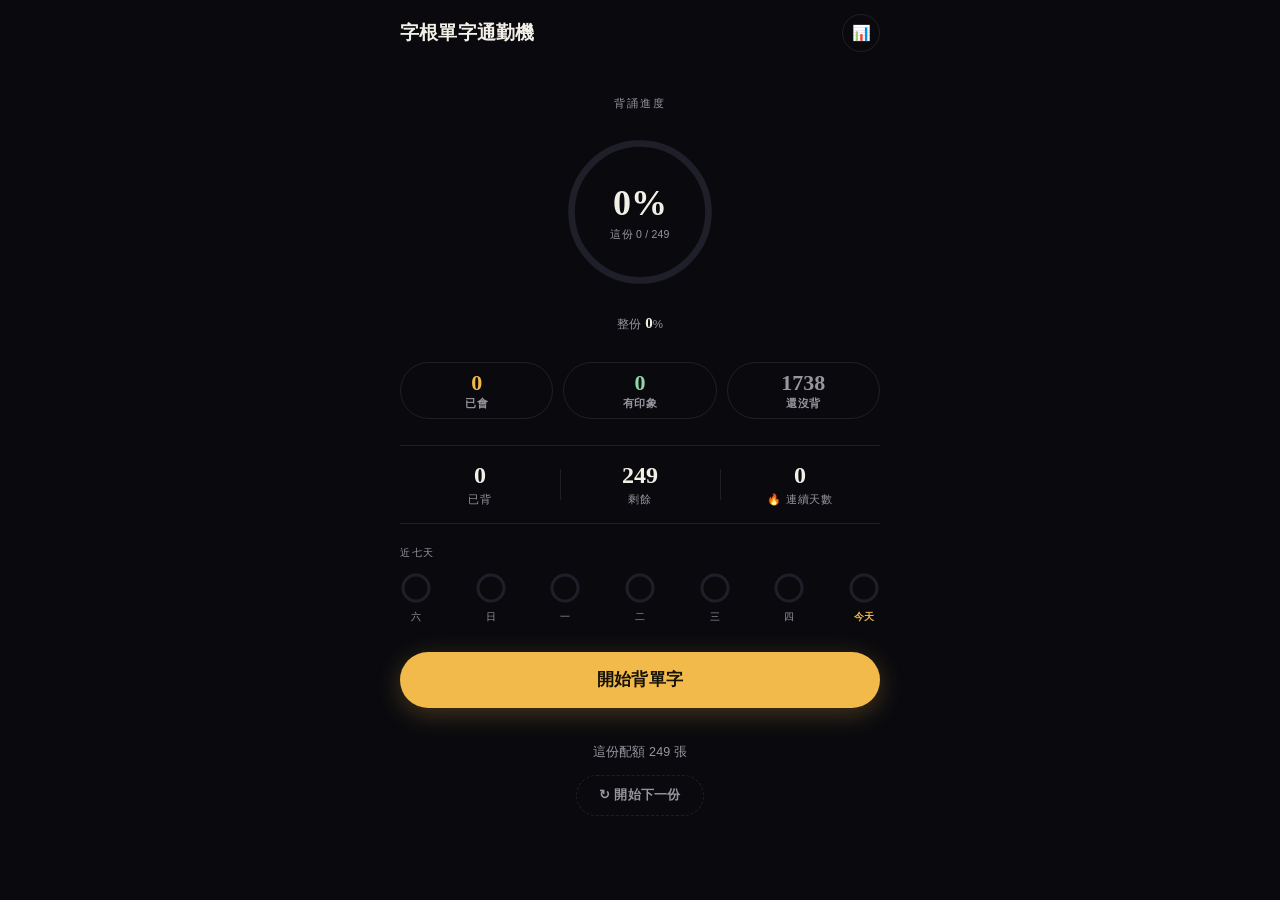
<file: index.html>
<!DOCTYPE html>
<html lang="zh-Hant">
<head>
<meta charset="UTF-8">
<meta name="viewport" content="width=device-width, initial-scale=1, viewport-fit=cover, maximum-scale=1">
<meta name="theme-color" content="#0f1115">
<title>字根單字通勤機</title>
<link rel="manifest" href="manifest.json">
<link rel="icon" href="icon-192.png">
<link rel="apple-touch-icon" href="apple-touch-icon.png">
<meta name="apple-mobile-web-app-capable" content="yes">
<meta name="apple-mobile-web-app-status-bar-style" content="black-translucent">
<meta name="apple-mobile-web-app-title" content="單字通勤機">
<link rel="stylesheet" href="style.css">
</head>
<body>

<div id="app">

  <!-- HOME -->
  <section id="view-home" class="view active">
    <header class="topbar">
      <div class="brand">字根單字通勤機</div>
      <button id="btn-stats" class="icon-btn" title="統計">📊</button>
    </header>

    <div class="home-hero">
      <div class="hero-label">背誦進度</div>
      <div class="progress-ring-wrap">
        <svg viewBox="0 0 120 120" class="progress-ring">
          <circle cx="60" cy="60" r="52" class="ring-bg"/>
          <circle cx="60" cy="60" r="52" class="ring-fg" id="ring-fg"/>
        </svg>
        <div class="ring-label">
          <div id="ring-pct">0%</div>
          <div class="ring-small" id="ring-count">這份 0 / 0</div>
        </div>
      </div>
      <div class="home-breakdown" id="home-breakdown"></div>
    </div>

    <div class="tier-row">
      <div class="tier-chip known"><span id="home-count-known">0</span><label>已會</label></div>
      <div class="tier-chip impress"><span id="home-count-impress">0</span><label>有印象</label></div>
      <div class="tier-chip new"><span id="home-count-new">0</span><label>還沒背</label></div>
    </div>

    <div class="stat-row">
      <div class="stat-chip"><span id="stat-due">0</span><label>已背</label></div>
      <div class="stat-chip"><span id="stat-new">0</span><label>剩餘</label></div>
      <div class="stat-chip"><span id="stat-streak">0</span><label>🔥 連續天數</label></div>
    </div>

    <div class="week-section">
      <div class="week-label">近七天</div>
      <div class="week-row" id="week-strip"></div>
    </div>

    <button id="btn-start-session" class="cta-btn">開始背單字</button>

    <div class="home-foot">
      <div class="home-quota-note" id="home-quota-note">—</div>
      <button id="btn-new-day" class="ghost-btn">↻ 開始下一份</button>
    </div>
  </section>

  <!-- FLASHCARD SESSION -->
  <section id="view-session" class="view">
    <header class="topbar">
      <button id="btn-exit-session" class="icon-btn">✕</button>
      <div class="session-progress-mid">
        <div class="session-progress-bar"><div id="session-progress-fill"></div></div>
        <div class="session-progress-label">
          <span id="session-progress-count">0 / 0</span>
          <span id="session-progress-pct">0%</span>
        </div>
      </div>
      <button id="btn-session-settings" class="icon-btn" title="設定" aria-label="設定">
        <svg viewBox="0 0 24 24" width="15" height="15" fill="none" stroke="currentColor" stroke-width="2" stroke-linecap="round"><path d="M3.5 7h11M3.5 12h6M3.5 17h13"/><circle cx="18" cy="7" r="2.3"/><circle cx="13" cy="12" r="2.3"/><circle cx="20.5" cy="17" r="2.3"/></svg>
      </button>
    </header>

    <div id="session-panel" class="session-panel" hidden>
      <div class="sp-head">卡片</div>
      <div class="sp-row"><span class="sp-label">翻卡先看背面</span>
        <button id="panel-flip" class="switch" role="switch" aria-checked="false"><span class="switch-knob"></span></button></div>
      <div class="sp-divider"></div>
      <div class="sp-head">要出現的分類</div>
      <div class="sp-row"><span class="sp-label">還沒背</span>
        <button id="panel-show-new" class="switch" role="switch" aria-checked="true"><span class="switch-knob"></span></button></div>
      <div class="sp-row"><span class="sp-label">🤔 有印象</span>
        <button id="panel-show-impress" class="switch" role="switch" aria-checked="true"><span class="switch-knob"></span></button></div>
      <div class="sp-row"><span class="sp-label">✓ 已會</span>
        <button id="panel-show-known" class="switch" role="switch" aria-checked="false"><span class="switch-knob"></span></button></div>
    </div>

    <div class="card-stage">
      <div id="card-swiper">
      <div id="flashcard" class="flashcard">
        <div class="card-face card-front">
          <div class="tier-badge"></div>
          <div class="card-word" id="card-word"></div>
          <div class="card-front-example" id="card-front-example"></div>
          <div class="card-hint">點卡片看解答 · 上滑看下一個</div>
        </div>
        <div class="card-face card-back">
          <div class="tier-badge"></div>
          <div class="card-back-inner">
            <div class="card-word-row">
              <span class="card-word-small" id="card-word-back"></span>
              <button id="btn-speak" class="speak-mini" title="發音" aria-label="發音">
                <svg viewBox="0 0 24 24" aria-hidden="true"><path d="M4 9.5h3.2L12 5.2v13.6L7.2 14.5H4z"/><path d="M15.6 8.8a4.4 4.4 0 0 1 0 6.4M18.2 6.2a8 8 0 0 1 0 11.6"/></svg>
              </button>
            </div>
            <div class="card-root-back" id="card-root-back"></div>
            <div class="card-hook" id="card-mnemonic"></div>
            <div class="card-zh" id="card-zh"></div>
            <div class="card-section" id="card-example-wrap">
              <div class="card-label">例句</div>
              <div id="card-example" class="card-example"></div>
            </div>
            <div class="card-section" id="card-syn-wrap">
              <div class="card-label">同義詞</div>
              <div id="card-syn" class="card-syn"></div>
            </div>
          </div>
        </div>
      </div>
      </div>
      <div class="action-stack">
        <button id="btn-impress" class="action-btn" title="有印象,但不確定會不會忘">
          <span class="action-circle">
            <svg viewBox="0 0 24 24" aria-hidden="true"><path d="M7 4.5h9a1 1 0 0 1 1 1V20l-5.5-4-5.5 4V5.5a1 1 0 0 1 1-1z"/></svg>
          </span>
          <span class="action-label">有印象</span>
        </button>
        <button id="btn-archive" class="action-btn" title="已經會了">
          <span class="action-circle">
            <svg viewBox="0 0 24 24" aria-hidden="true"><path d="M5 12.5l4.5 4.5L19 7"/></svg>
          </span>
          <span class="action-label">已會</span>
        </button>
      </div>
    </div>
  </section>

  <!-- SESSION COMPLETE -->
  <section id="view-done" class="view">
    <div class="done-stage">
      <div class="done-emoji" id="done-emoji">🎉</div>
      <div class="done-title" id="done-title">今天的份量完成了！</div>
      <div class="done-stats" id="done-stats"></div>
      <button id="btn-done-next" class="cta-btn" style="display:none">開始下一份</button>
      <button id="btn-done-home" class="secondary-btn" style="max-width:200px">回首頁</button>
    </div>
  </section>

  <!-- STATS -->
  <section id="view-stats" class="view">
    <header class="topbar">
      <button id="btn-exit-stats" class="icon-btn">✕</button>
      <div class="brand">統計</div>
      <div style="width:32px"></div>
    </header>
    <div class="stats-body">
      <div class="stats-grid" id="stats-grid"></div>

      <h3>單字卡要出現哪幾類</h3>
      <p class="stats-note">關掉的那一類背卡時不會出現，進度條的分母也只算開著的字。隨時可以再打開，分類不會消失。</p>
      <div class="setting-row">
        <div class="setting-text">
          <div class="setting-title">還沒背 <span class="tier-count" id="count-new">0</span></div>
          <div class="setting-sub">完全還沒記起來的字</div>
        </div>
        <button id="toggle-show-new" class="switch" role="switch" aria-checked="true"><span class="switch-knob"></span></button>
      </div>
      <div class="setting-row">
        <div class="setting-text">
          <div class="setting-title">🤔 有印象 <span class="tier-count" id="count-impress">0</span></div>
          <div class="setting-sub">短期記得，但不確定會不會忘</div>
        </div>
        <button id="toggle-show-impress" class="switch" role="switch" aria-checked="true"><span class="switch-knob"></span></button>
      </div>
      <div class="setting-row">
        <div class="setting-text">
          <div class="setting-title">✓ 已會 <span class="tier-count" id="count-known">0</span></div>
          <div class="setting-sub">已經穩了，平常不用再看</div>
        </div>
        <button id="toggle-show-known" class="switch" role="switch" aria-checked="false"><span class="switch-knob"></span></button>
      </div>

      <h3>單字搜尋・改分類</h3>
      <p class="stats-note">打單字、中文意思或字根都可以找。點右邊的標籤改分類。</p>
      <input type="search" id="word-search" class="sync-input" placeholder="搜尋單字 / 中文 / 字根" style="width:100%;margin:10px 0 12px;">
      <div class="tier-filter" id="tier-filter">
        <button class="tier-chip active" data-tier="all">全部</button>
        <button class="tier-chip" data-tier="3">還沒背</button>
        <button class="tier-chip" data-tier="2">🤔 有印象</button>
        <button class="tier-chip" data-tier="1">✓ 已會</button>
      </div>
      <div id="search-list" class="archived-list"></div>

      <h3>偏好設定</h3>
      <div class="setting-row">
        <div class="setting-text">
          <div class="setting-title">卡片預設看背面</div>
          <div class="setting-sub">開啟後翻卡直接看到中文/定義，不用先點正面</div>
        </div>
        <button id="toggle-default-flip" class="switch" role="switch" aria-checked="false"><span class="switch-knob"></span></button>
      </div>
      <div class="setting-row">
        <div class="setting-text">
          <div class="setting-title">隨機順序</div>
          <div class="setting-sub">複習輪建議開啟：打亂出卡順序，避免靠「上一張是什麼」的位置記憶</div>
        </div>
        <button id="toggle-shuffle" class="switch" role="switch" aria-checked="false"><span class="switch-knob"></span></button>
      </div>
      <h3>跨裝置同步</h3>
      <p class="stats-note" id="sync-status">尚未連接。連接後手機和電腦會自動同步同一份進度。</p>
      <div id="sync-connect-box">
        <p class="stats-note">
          用你的 GitHub 帳號建立一個私人 Gist 當作同步空間：
          <a href="https://github.com/settings/tokens/new?description=LilyGRE%20Vocab%20Sync&scopes=gist" target="_blank" rel="noopener">點此建立權限僅限「gist」的 Token</a>，
          複製後貼在下面。
        </p>
        <div class="backup-row">
          <input type="password" id="sync-token-input" placeholder="貼上 GitHub Token（ghp_ 開頭）" class="sync-input">
          <button id="btn-sync-connect" class="secondary-btn">連接</button>
        </div>
      </div>
      <div id="sync-connected-box" style="display:none">
        <div class="backup-row">
          <button id="btn-sync-now" class="secondary-btn">🔄 立即同步</button>
          <button id="btn-sync-disconnect" class="secondary-btn">中斷連接</button>
        </div>
      </div>

      <h3>資料備份</h3>
      <p class="stats-note">沒連同步的話，進度只存在這個瀏覽器裡，換裝置前記得匯出備份。</p>
      <div class="backup-row">
        <button id="btn-export" class="secondary-btn">⬇️ 匯出進度</button>
        <button id="btn-import" class="secondary-btn">⬆️ 匯入進度</button>
        <input type="file" id="import-file" accept="application/json" hidden>
      </div>
      <button id="btn-reset" class="danger-btn">重置背誦進度（已會／有印象的分類不受影響）</button>
      <button id="btn-undo-reset" class="secondary-btn" style="display:none;margin-top:10px;">↩️ 復原上次重置</button>
    </div>
  </section>

</div>

<script src="data.js"></script>
<script src="app.js"></script>
<script>
if ('serviceWorker' in navigator) {
  window.addEventListener('load', () => {
    navigator.serviceWorker.register('sw.js').then((reg) => {
      // 每次開啟/回到前景都主動問一次「有沒有新版」,不要只靠瀏覽器自己的排程
      reg.update();
      document.addEventListener('visibilitychange', () => {
        if (document.visibilityState === 'visible') reg.update();
      });
    });
  });
  // 新的 service worker 一接管,代表已經有新版本了 —— 直接重新整理一次,
  // 讓使用者不用自己搞懂快取問題,永遠自動拿到最新版。
  let refreshedForNewSW = false;
  navigator.serviceWorker.addEventListener('controllerchange', () => {
    if (refreshedForNewSW) return;
    refreshedForNewSW = true;
    window.location.reload();
  });
}
</script>
</body>
</html>
</file>
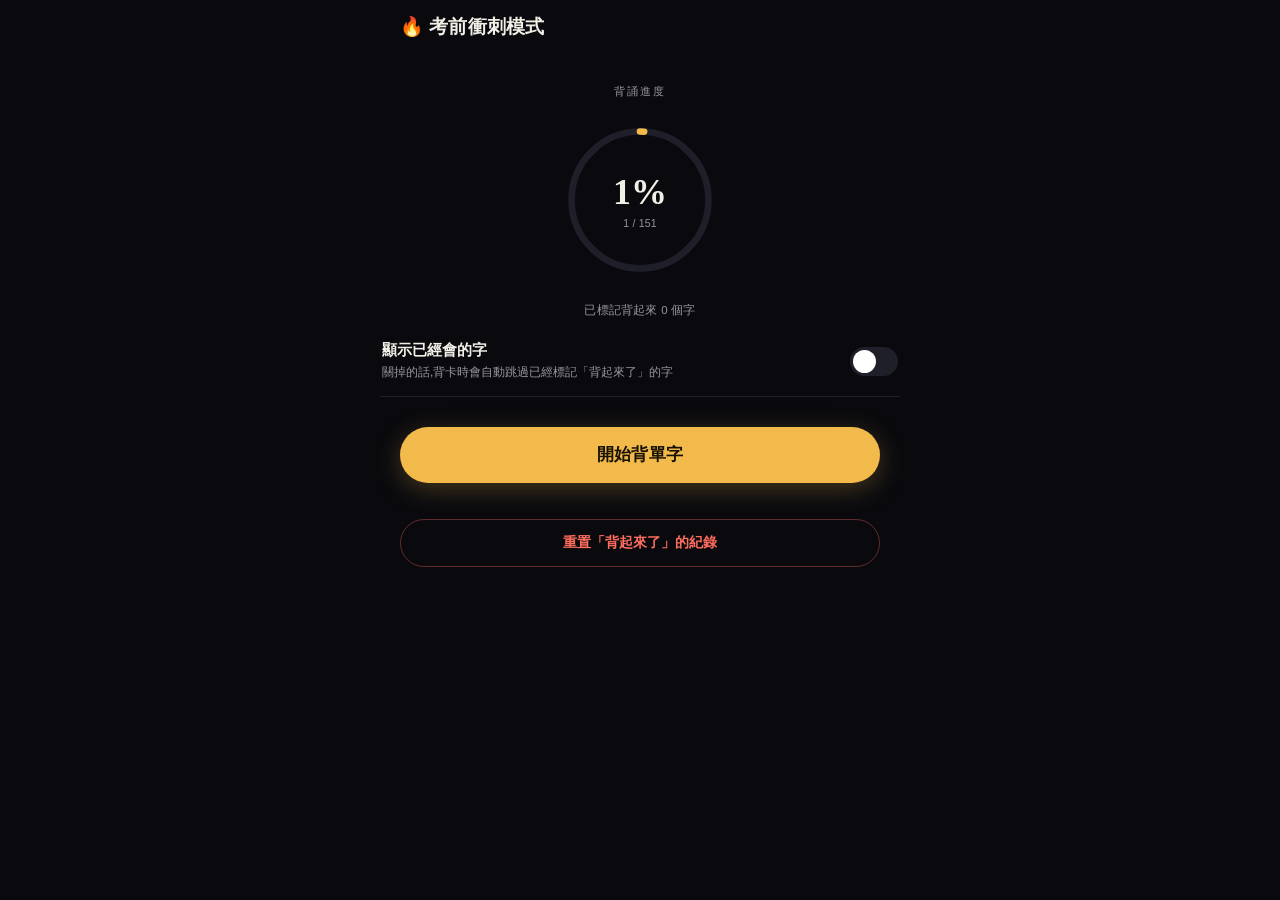
<file: cram/index.html>
<!DOCTYPE html>
<html lang="zh-Hant">
<head>
<meta charset="UTF-8">
<meta name="viewport" content="width=device-width, initial-scale=1, viewport-fit=cover, maximum-scale=1">
<meta name="theme-color" content="#0f1115">
<title>考前衝刺｜字根單字通勤機</title>
<link rel="manifest" href="manifest.json">
<link rel="icon" href="icon-192.png">
<link rel="apple-touch-icon" href="apple-touch-icon.png">
<meta name="apple-mobile-web-app-capable" content="yes">
<meta name="apple-mobile-web-app-status-bar-style" content="black-translucent">
<meta name="apple-mobile-web-app-title" content="考前衝刺">
<link rel="stylesheet" href="style.css">
</head>
<body>

<div id="app">

  <!-- HOME -->
  <section id="view-home" class="view active">
    <header class="topbar">
      <div class="brand">🔥 考前衝刺模式</div>
      <div style="width:32px"></div>
    </header>

    <div class="home-hero">
      <div class="hero-label">背誦進度</div>
      <div class="progress-ring-wrap">
        <svg viewBox="0 0 120 120" class="progress-ring">
          <circle cx="60" cy="60" r="52" class="ring-bg"/>
          <circle cx="60" cy="60" r="52" class="ring-fg" id="ring-fg"/>
        </svg>
        <div class="ring-label">
          <div id="ring-pct">0%</div>
          <div class="ring-small" id="ring-count">0 / 0</div>
        </div>
      </div>
      <div class="home-breakdown" id="home-note"></div>
    </div>

    <div class="setting-row">
      <div class="setting-text">
        <div class="setting-title">顯示已經會的字</div>
        <div class="setting-sub">關掉的話,背卡時會自動跳過已經標記「背起來了」的字</div>
      </div>
      <button id="toggle-show-known" class="switch" role="switch" aria-checked="false"><span class="switch-knob"></span></button>
    </div>

    <button id="btn-start-session" class="cta-btn">開始背單字</button>

    <div class="home-foot">
      <button id="btn-reset" class="danger-btn">重置「背起來了」的紀錄</button>
    </div>
  </section>

  <!-- FLASHCARD SESSION -->
  <section id="view-session" class="view">
    <header class="topbar">
      <button id="btn-exit-session" class="icon-btn">✕</button>
      <div class="session-progress-mid">
        <div class="session-progress-bar"><div id="session-progress-fill"></div></div>
        <div class="session-progress-label">
          <span id="session-progress-count">0 / 0</span>
        </div>
      </div>
      <button id="btn-session-settings" class="icon-btn" title="設定" aria-label="設定">
        <svg viewBox="0 0 24 24" width="15" height="15" fill="none" stroke="currentColor" stroke-width="2" stroke-linecap="round"><path d="M3.5 7h11M3.5 12h6M3.5 17h13"/><circle cx="18" cy="7" r="2.3"/><circle cx="13" cy="12" r="2.3"/><circle cx="20.5" cy="17" r="2.3"/></svg>
      </button>
    </header>

    <div id="session-panel" class="session-panel" hidden>
      <div class="sp-head">卡片</div>
      <div class="sp-row"><span class="sp-label">顯示已經會的字</span>
        <button id="panel-show-known" class="switch" role="switch" aria-checked="false"><span class="switch-knob"></span></button></div>
    </div>

    <div class="card-stage">
      <div id="card-swiper">
      <div id="flashcard" class="flashcard">
        <div class="card-face card-front">
          <div class="card-word" id="card-word"></div>
          <div class="card-front-example" id="card-front-example"></div>
          <div class="card-hint">點卡片看解答 · 上滑看下一個</div>
        </div>
        <div class="card-face card-back">
          <div class="card-back-inner">
            <div class="card-word-row">
              <span class="card-word-small" id="card-word-back"></span>
              <button id="btn-speak" class="speak-mini" title="發音" aria-label="發音">
                <svg viewBox="0 0 24 24" aria-hidden="true"><path d="M4 9.5h3.2L12 5.2v13.6L7.2 14.5H4z"/><path d="M15.6 8.8a4.4 4.4 0 0 1 0 6.4M18.2 6.2a8 8 0 0 1 0 11.6"/></svg>
              </button>
            </div>
            <div class="card-root-back" id="card-root-back"></div>
            <div class="card-hook" id="card-mnemonic"></div>
            <div class="card-zh" id="card-zh"></div>
            <div class="card-section" id="card-example-wrap">
              <div class="card-label">例句</div>
              <div id="card-example" class="card-example"></div>
            </div>
            <div class="card-section" id="card-syn-wrap">
              <div class="card-label">同義詞</div>
              <div id="card-syn" class="card-syn"></div>
            </div>
          </div>
        </div>
      </div>
      </div>
      <div class="action-stack">
        <button id="btn-memorized" class="action-btn" title="背起來了">
          <span class="action-circle">
            <svg viewBox="0 0 24 24" aria-hidden="true"><path d="M5 12.5l4.5 4.5L19 7"/></svg>
          </span>
          <span class="action-label">背起來了</span>
        </button>
      </div>
    </div>
  </section>

  <!-- SESSION COMPLETE -->
  <section id="view-done" class="view">
    <div class="done-stage">
      <div class="done-emoji" id="done-emoji">🎉</div>
      <div class="done-title" id="done-title">全部背起來了！</div>
      <div class="done-stats" id="done-stats"></div>
      <button id="btn-done-next" class="cta-btn">↻ 從頭再背一輪</button>
      <button id="btn-done-home" class="secondary-btn" style="max-width:200px">回首頁</button>
    </div>
  </section>

</div>

<script src="data.js"></script>
<script src="app.js"></script>
<script>
if ('serviceWorker' in navigator) {
  window.addEventListener('load', () => {
    navigator.serviceWorker.register('sw.js').then((reg) => {
      reg.update();
      document.addEventListener('visibilitychange', () => {
        if (document.visibilityState === 'visible') reg.update();
      });
    });
  });
  let refreshedForNewSW = false;
  navigator.serviceWorker.addEventListener('controllerchange', () => {
    if (refreshedForNewSW) return;
    refreshedForNewSW = true;
    window.location.reload();
  });
}
</script>
</body>
</html>
</file>
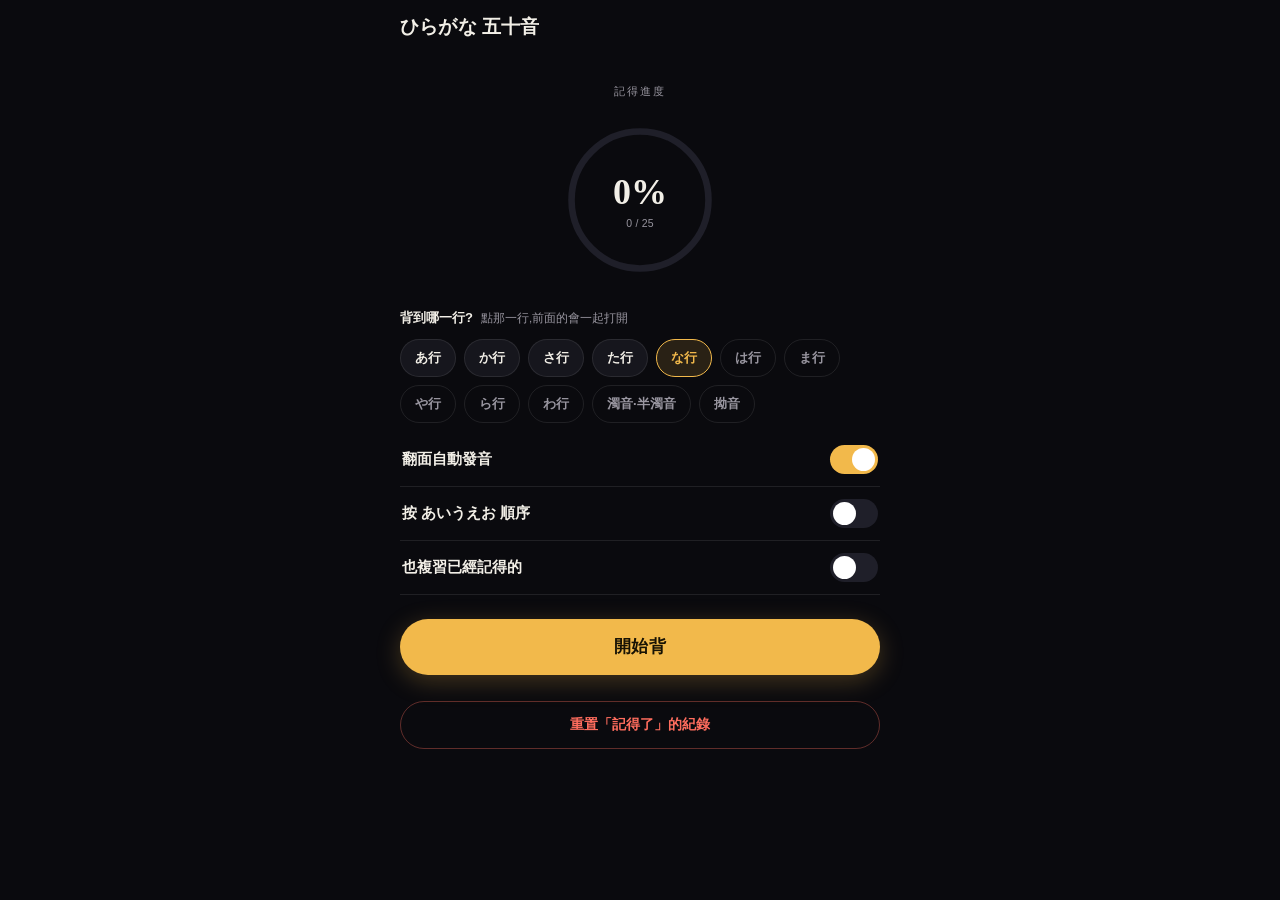
<file: kana/index.html>
<!DOCTYPE html>
<html lang="zh-Hant">
<head>
<meta charset="UTF-8">
<meta name="viewport" content="width=device-width, initial-scale=1, viewport-fit=cover, maximum-scale=1">
<meta name="theme-color" content="#0f1115">
<title>ひらがな 五十音</title>
<link rel="manifest" href="manifest.json">
<link rel="icon" href="icon-192.png">
<link rel="apple-touch-icon" href="apple-touch-icon.png">
<meta name="apple-mobile-web-app-capable" content="yes">
<meta name="apple-mobile-web-app-status-bar-style" content="black-translucent">
<meta name="apple-mobile-web-app-title" content="ひらがな">
<link rel="stylesheet" href="style.css">
</head>
<body>

<div id="app">

  <!-- HOME -->
  <section id="view-home" class="view active">
    <header class="topbar">
      <div class="brand">ひらがな 五十音</div>
      <div style="width:32px"></div>
    </header>

    <div class="home-hero">
      <div class="hero-label">記得進度</div>
      <div class="progress-ring-wrap">
        <svg viewBox="0 0 120 120" class="progress-ring">
          <circle cx="60" cy="60" r="52" class="ring-bg"/>
          <circle cx="60" cy="60" r="52" class="ring-fg" id="ring-fg"/>
        </svg>
        <div class="ring-label">
          <div id="ring-pct">0%</div>
          <div class="ring-small" id="ring-count">0 / 0</div>
        </div>
      </div>
    </div>

    <div class="row-section">
      <div class="row-title">背到哪一行?<span>點那一行,前面的會一起打開</span></div>
      <div class="row-chips" id="row-chips"></div>
    </div>

    <div class="setting-block">
      <div class="setting-row">
        <div class="setting-text"><div class="setting-title">翻面自動發音</div></div>
        <button id="toggle-speak" class="switch" role="switch" aria-checked="true"><span class="switch-knob"></span></button>
      </div>
      <div class="setting-row">
        <div class="setting-text"><div class="setting-title">按 あいうえお 順序</div></div>
        <button id="toggle-ordered" class="switch" role="switch" aria-checked="false"><span class="switch-knob"></span></button>
      </div>
      <div class="setting-row">
        <div class="setting-text"><div class="setting-title">也複習已經記得的</div></div>
        <button id="toggle-review" class="switch" role="switch" aria-checked="false"><span class="switch-knob"></span></button>
      </div>
    </div>

    <button id="btn-start-session" class="cta-btn">開始背</button>

    <div class="home-foot">
      <button id="btn-reset" class="danger-btn">重置「記得了」的紀錄</button>
    </div>
  </section>

  <!-- FLASHCARD SESSION -->
  <section id="view-session" class="view">
    <header class="topbar">
      <button id="btn-exit-session" class="icon-btn">✕</button>
      <div class="session-progress-mid">
        <div class="session-progress-bar"><div id="session-progress-fill"></div></div>
        <div class="session-progress-label">
          <span id="session-progress-count">0 / 0</span>
        </div>
      </div>
      <div style="width:32px"></div>
    </header>

    <div class="card-stage">
      <div id="card-swiper">
      <div id="flashcard" class="flashcard kcard">
        <div class="kface">
          <div class="k-kana kana" id="card-word"></div>
          <div class="k-answer" id="card-answer">
            <div class="k-romaji" id="card-romaji"></div>
            <button id="btn-speak" class="k-speak" title="發音" aria-label="發音">
              <svg viewBox="0 0 24 24" aria-hidden="true"><path d="M4 9.5h3.2L12 5.2v13.6L7.2 14.5H4z"/><path d="M15.6 8.8a4.4 4.4 0 0 1 0 6.4M18.2 6.2a8 8 0 0 1 0 11.6"/></svg>
            </button>
            <div class="k-ex" id="card-example-wrap"><span class="kana" id="card-ex-word"></span><span id="card-ex-sub"></span></div>
          </div>
          <div class="k-hint" id="card-hint">點一下看答案</div>
        </div>
      </div>
      </div>
      <div class="action-stack">
        <button id="btn-memorized" class="action-btn" title="記得了">
          <span class="action-circle">
            <svg viewBox="0 0 24 24" aria-hidden="true"><path d="M5 12.5l4.5 4.5L19 7"/></svg>
          </span>
          <span class="action-label">記得了</span>
        </button>
      </div>
    </div>
  </section>

  <!-- DONE -->
  <section id="view-done" class="view">
    <div class="done-stage">
      <div class="done-emoji" id="done-emoji">🎉</div>
      <div class="done-title" id="done-title"></div>
      <div class="done-stats" id="done-stats"></div>
      <button id="btn-done-next" class="cta-btn">↻ 再來一輪</button>
      <button id="btn-done-home" class="secondary-btn" style="max-width:200px">回首頁</button>
    </div>
  </section>

</div>

<script src="data.js"></script>
<script src="app.js"></script>
<script>
if ('serviceWorker' in navigator) {
  window.addEventListener('load', () => {
    navigator.serviceWorker.register('sw.js').then((reg) => {
      reg.update();
      document.addEventListener('visibilitychange', () => {
        if (document.visibilityState === 'visible') reg.update();
      });
    });
  });
  let refreshedForNewSW = false;
  navigator.serviceWorker.addEventListener('controllerchange', () => {
    if (refreshedForNewSW) return;
    refreshedForNewSW = true;
    window.location.reload();
  });
}
</script>
</body>
</html>
</file>
<file: style.css>
/* ============================================================
   單字通勤機 — Editorial Dark 設計
   全螢幕滿版、襯線大字、暖金單一主色、極簡層次
   ============================================================ */
:root{
  --bg:#0a0a0e;
  --surface:#16161d;
  --surface2:#1f1f29;
  --hairline:rgba(255,255,255,.09);
  --ink:#f2efe7;
  --ink-dim:#98959f;
  --gold:#f2b94b;
  --gold-deep:#d99a26;
  --gold-soft:rgba(242,185,75,.13);
  --sage:#8fd6a8;
  --coral:#ff6d5e;
  --danger:#ff6d5e;
  --serif:ui-serif,"New York",Georgia,"Songti TC",serif;
  --sans:-apple-system,BlinkMacSystemFont,"PingFang TC","Helvetica Neue",Arial,sans-serif;
  --safe-top:env(safe-area-inset-top,0px);
  --safe-bottom:env(safe-area-inset-bottom,0px);
}
*{box-sizing:border-box;-webkit-tap-highlight-color:transparent;}
html,body{
  margin:0;padding:0;height:100%;
  background:var(--bg);
  color:var(--ink);
  font-family:var(--sans);
  overscroll-behavior:none;
  user-select:none;
}
#app{max-width:520px;margin:0 auto;min-height:100vh;display:flex;flex-direction:column;}

.view{display:none;flex-direction:column;flex:1;min-height:100vh;padding-bottom:calc(14px + var(--safe-bottom));}
.view.active{display:flex;}

/* ---------- 通用 ---------- */
.topbar{
  display:flex;align-items:center;justify-content:space-between;
  padding:calc(14px + var(--safe-top)) 20px 10px;
  gap:12px;
}
.brand{font-family:var(--serif);font-weight:700;font-size:19px;letter-spacing:.01em;}
.icon-btn{
  background:none;border:1px solid var(--hairline);color:var(--ink);
  width:38px;height:38px;border-radius:50%;font-size:15px;
  display:flex;align-items:center;justify-content:center;cursor:pointer;flex-shrink:0;
}
.icon-btn:active{background:var(--surface2);transform:scale(.92);}
.icon-btn svg{display:block;}

/* ---------- 首頁 ---------- */
.home-hero{display:flex;flex-direction:column;align-items:center;padding:34px 24px 8px;text-align:center;}
.hero-label{font-size:11px;color:var(--ink-dim);letter-spacing:.18em;text-transform:uppercase;margin-bottom:22px;}

.progress-ring-wrap{position:relative;width:158px;height:158px;}
.progress-ring{width:158px;height:158px;transform:rotate(-90deg);}
.ring-bg{fill:none;stroke:var(--surface2);stroke-width:5;}
.ring-fg{fill:none;stroke-width:5;stroke-linecap:round;stroke:var(--gold);
  stroke-dasharray:326.7256;stroke-dashoffset:326.7256;transition:stroke-dashoffset .6s cubic-bezier(.2,.8,.3,1);}
.ring-label{position:absolute;inset:0;display:flex;flex-direction:column;align-items:center;justify-content:center;}
#ring-pct{font-family:var(--serif);font-size:36px;font-weight:700;}
.ring-small{font-size:10.5px;color:var(--ink-dim);margin-top:4px;letter-spacing:.02em;font-variant-numeric:tabular-nums;}

.home-breakdown{
  display:flex;flex-wrap:wrap;justify-content:center;gap:8px 16px;
  margin-top:24px;font-size:11.5px;color:var(--ink-dim);letter-spacing:.02em;
}
.home-breakdown span{white-space:nowrap;}
.home-breakdown b{font-family:var(--serif);font-size:15px;font-weight:700;color:var(--ink);margin-left:4px;}

/* 三分類各有幾個字,即時更新 */
.tier-row{display:flex;gap:10px;padding:22px 20px 0;}
.tier-chip{
  flex:1;text-align:center;padding:14px 6px;border-radius:16px;
  background:var(--surface);border:1px solid var(--hairline);
}
.tier-chip span{display:block;font-family:var(--serif);font-size:22px;font-weight:700;}
.tier-chip label{font-size:10.5px;color:var(--ink-dim);letter-spacing:.03em;}
.tier-chip.known span{color:var(--gold);}
.tier-chip.impress span{color:var(--sage);}

.home-foot{padding:24px 20px 10px;text-align:center;}
.home-quota-note{font-size:12.5px;color:var(--ink-dim);margin-bottom:14px;letter-spacing:.01em;}

.stat-row{
  display:flex;margin:26px 20px 4px;padding:16px 0;
  border-top:1px solid var(--hairline);border-bottom:1px solid var(--hairline);
}
.stat-chip{flex:1;text-align:center;position:relative;}
.stat-chip + .stat-chip::before{
  content:'';position:absolute;left:0;top:15%;bottom:15%;width:1px;background:var(--hairline);
}
.stat-chip span{display:block;font-family:var(--serif);font-size:24px;font-weight:700;}
.stat-chip label{font-size:11px;color:var(--ink-dim);letter-spacing:.06em;}

/* 近七天:每天一個小圈,達標打勾、沒達標就畫出完成了幾分之幾的弧 */
.week-section{padding:18px 20px 4px;}
.week-label{font-size:10px;color:var(--ink-dim);letter-spacing:.16em;text-transform:uppercase;margin-bottom:12px;}
.week-row{display:flex;justify-content:space-between;}
.week-day{display:flex;flex-direction:column;align-items:center;gap:7px;}
.week-ring-wrap{position:relative;width:32px;height:32px;}
.week-ring{width:32px;height:32px;transform:rotate(-90deg);}
.week-ring-bg{fill:none;stroke:var(--surface2);stroke-width:3;}
.week-ring-fg{
  fill:none;stroke:var(--gold);stroke-width:3;stroke-linecap:round;
  stroke-dasharray:81.68;transition:stroke-dashoffset .4s cubic-bezier(.2,.8,.3,1);
}
.week-check{
  position:absolute;inset:0;margin:auto;width:16px;height:16px;
  fill:none;stroke:var(--gold);stroke-width:2.6;stroke-linecap:round;stroke-linejoin:round;
}
.week-day-label{font-size:9.5px;color:var(--ink-dim);letter-spacing:.02em;}
.week-day.today .week-day-label{color:var(--gold);font-weight:700;}

.cta-btn{
  margin:24px 20px 12px;padding:17px;border:none;border-radius:999px;
  background:var(--gold);
  color:#171204;font-size:16.5px;font-weight:800;letter-spacing:.02em;cursor:pointer;
  box-shadow:0 6px 24px rgba(242,185,75,.25);
}
.cta-btn:active{transform:scale(.98);background:var(--gold-deep);}

.secondary-btn{
  flex:1;padding:13px 8px;border-radius:999px;border:1px solid var(--hairline);
  background:none;color:var(--ink);font-size:13.5px;font-weight:600;cursor:pointer;
}
.secondary-btn:active{background:var(--surface2);}

.ghost-btn{
  display:inline-block;padding:11px 22px;
  background:none;border:1px dashed var(--hairline);border-radius:999px;
  color:var(--ink-dim);font-size:12.5px;font-weight:600;letter-spacing:.02em;cursor:pointer;
}
.ghost-btn:active{background:var(--surface);color:var(--ink);}

/* ---------- 學習畫面(全螢幕滿版) ---------- */
.session-progress-mid{flex:1;display:flex;flex-direction:column;gap:6px;}
.session-progress-bar{width:100%;height:3px;background:var(--surface2);border-radius:2px;overflow:hidden;}
#session-progress-fill{height:100%;width:0;background:var(--gold);border-radius:2px;transition:width .4s cubic-bezier(.2,.8,.3,1);}
.session-progress-label{display:flex;justify-content:space-between;font-size:11px;font-weight:700;color:var(--ink-dim);letter-spacing:.08em;}
#session-progress-pct{color:var(--gold);}

/* 背卡頁右上角設定面板 */
.session-panel{
  position:absolute;z-index:30;
  top:calc(10px + var(--safe-top) + 40px);right:14px;width:238px;
  padding:6px 15px 12px;
  background:var(--surface2);border:1px solid var(--hairline);border-radius:16px;
  box-shadow:0 18px 44px rgba(0,0,0,.55);
}
.session-panel .sp-head{
  font-size:9.5px;color:var(--ink-dim);letter-spacing:.16em;text-transform:uppercase;
  font-weight:700;margin:11px 0 1px;
}
.session-panel .sp-row{
  display:flex;align-items:center;justify-content:space-between;gap:12px;padding:9px 0;
}
.session-panel .sp-label{font-size:13.5px;font-weight:600;}
.session-panel .sp-divider{height:1px;background:var(--hairline);margin:5px 0;}
.session-panel .switch{width:42px;height:25px;}
.session-panel .switch-knob{width:19px;height:19px;}
.session-panel .switch[aria-checked="true"] .switch-knob{transform:translateX(17px);}

.card-stage{flex:1;display:flex;align-items:stretch;justify-content:center;padding:0;overflow:hidden;position:relative;}
#card-swiper{
  flex:1;display:flex;align-items:stretch;justify-content:center;perspective:1600px;
  will-change:transform,opacity;
}
.flashcard{
  width:100%;min-height:0;position:relative;
  transform-style:preserve-3d;transition:transform .5s cubic-bezier(.4,.2,.2,1);
  cursor:pointer;
}
.flashcard.flipped{transform:rotateY(180deg);}
.card-face{
  position:absolute;inset:0;padding:28px 26px;
  -webkit-backface-visibility:hidden;backface-visibility:hidden;display:flex;flex-direction:column;
  background:var(--bg);
}

/* 正面:單字 + 一句英文例句(先自己回想) */
.card-front{align-items:center;justify-content:center;text-align:center;padding:28px 30px;}
.card-word{
  font-family:var(--serif);font-size:52px;font-weight:700;
  line-height:1.08;letter-spacing:-.015em;overflow-wrap:anywhere;max-width:100%;
}
/* 例句要跟單字對齊置中,左右留一樣的邊(右邊不能為了閃按鈕多推,會歪) */
.card-front-example{
  margin:24px auto 0;max-width:330px;
  font-size:15.5px;line-height:1.75;color:#b0aca4;
  letter-spacing:.005em;text-wrap:balance;
}
.ex-target{
  color:var(--ink);font-weight:600;text-decoration:none;
  border-bottom:1.5px solid var(--gold);padding-bottom:1px;
}
/* 提示文字擺在操作鈕上方,兩個都置中,不會疊在一起 */
.card-hint{position:absolute;bottom:112px;left:0;right:0;color:var(--ink-dim);font-size:11px;opacity:.65;letter-spacing:.05em;}

/* 分類標籤:卡片左上角一個純色小長條,一眼看出這張卡現在是哪一類,
   「還沒背」不顯示(維持乾淨)。故意不放文字 —— 背面翻過去時 iOS Safari
   的 backface-visibility 有時會透出一點鏡像殘影,純色色塊鏡像看起來
   還是同一塊顏色,文字鏡像就會變成看得出來的反字,很明顯很醜。 */
.tier-badge{
  position:absolute;top:28px;left:26px;z-index:2;
  width:26px;height:6px;border-radius:3px;
  display:none;background:transparent;
}
#flashcard.tier-impress .tier-badge{display:block;background:var(--sage);}
#flashcard.tier-known .tier-badge{display:block;background:var(--gold);}

/* 背面:條目排版 */
.card-back{transform:rotateY(180deg);overflow-y:auto;align-items:stretch;justify-content:flex-start;-webkit-overflow-scrolling:touch;}
.card-back-inner{margin:auto 0;width:100%;padding-bottom:110px;}
/* 單字 + 小喇叭並排,只唸這個字 */
.card-word-row{display:flex;align-items:center;gap:10px;margin-bottom:8px;}
.card-word-small{font-family:var(--serif);font-size:34px;font-weight:700;letter-spacing:-.01em;}
.speak-mini{
  flex-shrink:0;width:30px;height:30px;padding:0;border-radius:50%;
  background:none;border:1px solid var(--hairline);color:var(--ink-dim);
  display:flex;align-items:center;justify-content:center;cursor:pointer;
  transition:color .15s,border-color .15s;
}
.speak-mini svg{width:15px;height:15px;fill:none;stroke:currentColor;stroke-width:1.9;stroke-linecap:round;stroke-linejoin:round;}
.speak-mini:active{color:var(--gold);border-color:var(--gold);transform:scale(.88);}
/* 字根:金色一行 + 底下一行淡色註解。原本包成藥丸狀,字根一長就撐成兩行很笨重 */
.card-root-back{margin-bottom:20px;}
.card-root-back b{
  display:block;font-size:12.5px;font-weight:700;
  letter-spacing:.14em;color:var(--gold);text-transform:uppercase;
}
.card-root-back span{
  display:block;margin-top:3px;font-size:12px;color:var(--ink-dim);letter-spacing:.02em;
}
.card-hook{
  font-size:18.5px;line-height:1.6;color:var(--gold);font-weight:600;
  border-left:3px solid var(--gold);
  padding:4px 0 4px 14px;margin-bottom:18px;
}
.card-zh{font-size:22px;line-height:1.5;font-weight:800;margin-bottom:16px;}
.card-section{margin-bottom:15px;}
.card-label{font-size:10.5px;color:var(--ink-dim);font-weight:700;letter-spacing:.16em;text-transform:uppercase;margin-bottom:6px;}
.card-example{font-size:14.5px;line-height:1.75;color:#c9c5bc;}
.card-example .ex-en{display:block;}
.card-example .ex-zh{display:block;margin-top:5px;font-size:13px;color:var(--ink-dim);line-height:1.7;}
.card-example .ex-en + .ex-zh + .ex-en{margin-top:14px;}
.card-syn{display:flex;flex-wrap:wrap;gap:7px;}
.syn-chip{
  font-size:12.5px;font-weight:600;color:var(--ink);
  border:1px solid var(--hairline);background:var(--surface);
  padding:5px 12px;border-radius:999px;
}
/* 動作鈕置底置中,不管左右手單手拿都同樣按得到,不用特別設定 */
.action-stack{
  position:absolute;left:0;right:0;bottom:22px;z-index:6;
  display:flex;flex-direction:row;justify-content:center;gap:22px;
}
.action-btn{
  background:none;border:none;padding:0;cursor:pointer;
  display:flex;flex-direction:column;align-items:center;gap:8px;
}
.action-circle{
  width:50px;height:50px;border-radius:50%;
  background:rgba(255,255,255,.045);
  backdrop-filter:blur(12px);-webkit-backdrop-filter:blur(12px);
  border:1px solid var(--hairline);color:var(--ink-dim);
  display:flex;align-items:center;justify-content:center;
  transition:background .18s,border-color .18s,color .18s;
}
.action-circle svg{
  width:19px;height:19px;fill:none;stroke:currentColor;
  stroke-width:1.7;stroke-linecap:round;stroke-linejoin:round;
}
.action-btn:active .action-circle{transform:scale(.88);}
.action-label{font-size:10px;font-weight:700;letter-spacing:.03em;color:var(--ink-dim);transition:color .18s;}
/* 標成該分類時只留一個淡色暈染 + 描邊上色,不整顆塗死 —— 跟其他「選中」狀態
   (day-dot.current、tier-chip.active)是同一套語言,才不會突兀。
   再按一次可以退回「還沒背」。 */
#btn-archive.on .action-circle{border-color:var(--gold);color:var(--gold);background:var(--gold-soft);}
#btn-archive.on .action-label{color:var(--gold);}
#btn-impress.on .action-circle{border-color:var(--sage);color:var(--sage);background:rgba(143,214,168,.13);}
#btn-impress.on .action-label{color:var(--sage);}

/* ---------- 完成 ---------- */
.done-stage{flex:1;display:flex;flex-direction:column;align-items:center;justify-content:center;text-align:center;padding:24px;gap:10px;}
.done-emoji{font-size:52px;}
.done-title{font-family:var(--serif);font-size:28px;font-weight:700;}
.done-stats{color:var(--ink-dim);font-size:14.5px;line-height:1.7;margin-bottom:14px;}
/* .secondary-btn 有 flex:1(給 .backup-row 那種橫排用),完成頁是直排會被撐很長 */
.done-stage .secondary-btn{flex:none;}

/* ---------- 統計 ---------- */
.stats-body{padding:0 20px 34px;}
.stats-grid{display:grid;grid-template-columns:1fr 1fr;gap:10px;margin:12px 0 8px;}
.stats-grid .stat-chip{
  background:var(--surface);border-radius:18px;padding:16px 8px;text-align:center;
}
.stats-grid .stat-chip + .stat-chip::before{display:none;}
.stats-body h3{
  font-size:11px;color:var(--ink-dim);margin:26px 0 10px;
  letter-spacing:.16em;text-transform:uppercase;font-weight:700;
}
.stats-note{font-size:12.5px;color:var(--ink-dim);line-height:1.6;}

.archived-list{display:flex;flex-direction:column;margin-bottom:16px;}
.archived-empty{font-size:12.5px;color:var(--ink-dim);padding:6px 2px 14px;}

/* 單字搜尋 / 分類管理 */
.tier-count{font-size:12px;color:var(--ink-dim);font-weight:700;margin-left:4px;}
.tier-filter{display:flex;gap:7px;flex-wrap:wrap;margin-bottom:10px;}
.tier-chip{
  padding:7px 13px;border-radius:999px;border:1px solid var(--hairline);
  background:none;color:var(--ink-dim);font-size:12.5px;font-weight:700;cursor:pointer;
}
.tier-chip.active{border-color:var(--gold);color:var(--gold);background:var(--gold-soft);}
.search-row{
  display:flex;align-items:center;justify-content:space-between;gap:10px;
  padding:11px 2px;border-bottom:1px solid var(--hairline);
}
.search-row .sr-main{min-width:0;flex:1;}
.search-row .aw{font-family:var(--serif);font-weight:700;font-size:15px;display:block;}
.search-row .az{
  font-size:11.5px;color:var(--ink-dim);display:block;margin-top:2px;
  overflow:hidden;text-overflow:ellipsis;white-space:nowrap;
}
.sr-tiers{display:flex;gap:5px;flex-shrink:0;}
.tier-btn{
  padding:6px 9px;border-radius:999px;border:1px solid var(--hairline);
  background:none;color:var(--ink-dim);font-size:11px;font-weight:700;cursor:pointer;white-space:nowrap;
}
.tier-btn.on{border-color:var(--gold);color:var(--gold);background:var(--gold-soft);}

.setting-row{
  display:flex;align-items:center;justify-content:space-between;gap:14px;
  padding:15px 2px;margin-bottom:6px;border-bottom:1px solid var(--hairline);
}
.setting-title{font-size:15px;font-weight:700;}
.setting-sub{font-size:12px;color:var(--ink-dim);margin-top:3px;line-height:1.5;}
.switch{
  flex-shrink:0;width:48px;height:29px;border-radius:16px;border:none;
  background:var(--surface2);position:relative;cursor:pointer;padding:0;transition:background .2s;
}
.switch[aria-checked="true"]{background:var(--gold);}
.switch-knob{
  position:absolute;top:3px;left:3px;width:23px;height:23px;border-radius:50%;
  background:#fff;transition:transform .2s;
}
.switch[aria-checked="true"] .switch-knob{transform:translateX(19px);}

.backup-row{display:flex;gap:10px;margin:12px 0 18px;}
.sync-input{
  flex:1;min-width:0;padding:13px 16px;border-radius:999px;border:1px solid var(--hairline);
  background:var(--surface);color:var(--ink);font-size:13px;
}
.sync-input::placeholder{color:var(--ink-dim);}
#sync-status.ok{color:var(--sage);}
#sync-status.err{color:var(--coral);}
.danger-btn{
  width:100%;padding:14px;border:1px solid rgba(255,109,94,.35);border-radius:999px;
  background:none;color:var(--coral);font-weight:700;cursor:pointer;font-size:14px;
}
a{color:var(--gold);}

@media (max-width:360px){
  .card-word{font-size:44px;}
}
</file>
<file: cram/style.css>
/* ============================================================
   單字通勤機 — Editorial Dark 設計
   全螢幕滿版、襯線大字、暖金單一主色、極簡層次
   ============================================================ */
:root{
  --bg:#0a0a0e;
  --surface:#16161d;
  --surface2:#1f1f29;
  --hairline:rgba(255,255,255,.09);
  --ink:#f2efe7;
  --ink-dim:#98959f;
  --gold:#f2b94b;
  --gold-deep:#d99a26;
  --gold-soft:rgba(242,185,75,.13);
  --sage:#8fd6a8;
  --coral:#ff6d5e;
  --danger:#ff6d5e;
  --serif:ui-serif,"New York",Georgia,"Songti TC",serif;
  --sans:-apple-system,BlinkMacSystemFont,"PingFang TC","Helvetica Neue",Arial,sans-serif;
  --safe-top:env(safe-area-inset-top,0px);
  --safe-bottom:env(safe-area-inset-bottom,0px);
}
*{box-sizing:border-box;-webkit-tap-highlight-color:transparent;}
html,body{
  margin:0;padding:0;height:100%;
  background:var(--bg);
  color:var(--ink);
  font-family:var(--sans);
  overscroll-behavior:none;
  user-select:none;
}
#app{max-width:520px;margin:0 auto;min-height:100vh;display:flex;flex-direction:column;}

.view{display:none;flex-direction:column;flex:1;min-height:100vh;padding-bottom:calc(14px + var(--safe-bottom));}
.view.active{display:flex;}

/* ---------- 通用 ---------- */
.topbar{
  display:flex;align-items:center;justify-content:space-between;
  padding:calc(14px + var(--safe-top)) 20px 10px;
  gap:12px;
}
.brand{font-family:var(--serif);font-weight:700;font-size:19px;letter-spacing:.01em;}
.icon-btn{
  background:none;border:1px solid var(--hairline);color:var(--ink);
  width:38px;height:38px;border-radius:50%;font-size:15px;
  display:flex;align-items:center;justify-content:center;cursor:pointer;flex-shrink:0;
}
.icon-btn:active{background:var(--surface2);transform:scale(.92);}
.icon-btn svg{display:block;}

/* ---------- 首頁 ---------- */
.home-hero{display:flex;flex-direction:column;align-items:center;padding:34px 24px 8px;text-align:center;}
.hero-label{font-size:11px;color:var(--ink-dim);letter-spacing:.18em;text-transform:uppercase;margin-bottom:22px;}

.progress-ring-wrap{position:relative;width:158px;height:158px;}
.progress-ring{width:158px;height:158px;transform:rotate(-90deg);}
.ring-bg{fill:none;stroke:var(--surface2);stroke-width:5;}
.ring-fg{fill:none;stroke-width:5;stroke-linecap:round;stroke:var(--gold);
  stroke-dasharray:326.7256;stroke-dashoffset:326.7256;transition:stroke-dashoffset .6s cubic-bezier(.2,.8,.3,1);}
.ring-label{position:absolute;inset:0;display:flex;flex-direction:column;align-items:center;justify-content:center;}
#ring-pct{font-family:var(--serif);font-size:36px;font-weight:700;}
.ring-small{font-size:10.5px;color:var(--ink-dim);margin-top:4px;letter-spacing:.02em;font-variant-numeric:tabular-nums;}

.home-breakdown{
  display:flex;flex-wrap:wrap;justify-content:center;gap:8px 16px;
  margin-top:24px;font-size:11.5px;color:var(--ink-dim);letter-spacing:.02em;
}
.home-breakdown span{white-space:nowrap;}
.home-breakdown b{font-family:var(--serif);font-size:15px;font-weight:700;color:var(--ink);margin-left:4px;}

/* 三分類各有幾個字,即時更新 */
.tier-row{display:flex;gap:10px;padding:22px 20px 0;}
.tier-chip{
  flex:1;text-align:center;padding:14px 6px;border-radius:16px;
  background:var(--surface);border:1px solid var(--hairline);
}
.tier-chip span{display:block;font-family:var(--serif);font-size:22px;font-weight:700;}
.tier-chip label{font-size:10.5px;color:var(--ink-dim);letter-spacing:.03em;}
.tier-chip.known span{color:var(--gold);}
.tier-chip.impress span{color:var(--sage);}

.home-foot{padding:24px 20px 10px;text-align:center;}
.home-quota-note{font-size:12.5px;color:var(--ink-dim);margin-bottom:14px;letter-spacing:.01em;}

.stat-row{
  display:flex;margin:26px 20px 4px;padding:16px 0;
  border-top:1px solid var(--hairline);border-bottom:1px solid var(--hairline);
}
.stat-chip{flex:1;text-align:center;position:relative;}
.stat-chip + .stat-chip::before{
  content:'';position:absolute;left:0;top:15%;bottom:15%;width:1px;background:var(--hairline);
}
.stat-chip span{display:block;font-family:var(--serif);font-size:24px;font-weight:700;}
.stat-chip label{font-size:11px;color:var(--ink-dim);letter-spacing:.06em;}

/* 近七天:每天一個小圈,達標打勾、沒達標就畫出完成了幾分之幾的弧 */
.week-section{padding:18px 20px 4px;}
.week-label{font-size:10px;color:var(--ink-dim);letter-spacing:.16em;text-transform:uppercase;margin-bottom:12px;}
.week-row{display:flex;justify-content:space-between;}
.week-day{display:flex;flex-direction:column;align-items:center;gap:7px;}
.week-ring-wrap{position:relative;width:32px;height:32px;}
.week-ring{width:32px;height:32px;transform:rotate(-90deg);}
.week-ring-bg{fill:none;stroke:var(--surface2);stroke-width:3;}
.week-ring-fg{
  fill:none;stroke:var(--gold);stroke-width:3;stroke-linecap:round;
  stroke-dasharray:81.68;transition:stroke-dashoffset .4s cubic-bezier(.2,.8,.3,1);
}
.week-check{
  position:absolute;inset:0;margin:auto;width:16px;height:16px;
  fill:none;stroke:var(--gold);stroke-width:2.6;stroke-linecap:round;stroke-linejoin:round;
}
.week-day-label{font-size:9.5px;color:var(--ink-dim);letter-spacing:.02em;}
.week-day.today .week-day-label{color:var(--gold);font-weight:700;}

.cta-btn{
  margin:24px 20px 12px;padding:17px;border:none;border-radius:999px;
  background:var(--gold);
  color:#171204;font-size:16.5px;font-weight:800;letter-spacing:.02em;cursor:pointer;
  box-shadow:0 6px 24px rgba(242,185,75,.25);
}
.cta-btn:active{transform:scale(.98);background:var(--gold-deep);}

.secondary-btn{
  flex:1;padding:13px 8px;border-radius:999px;border:1px solid var(--hairline);
  background:none;color:var(--ink);font-size:13.5px;font-weight:600;cursor:pointer;
}
.secondary-btn:active{background:var(--surface2);}

.ghost-btn{
  display:inline-block;padding:11px 22px;
  background:none;border:1px dashed var(--hairline);border-radius:999px;
  color:var(--ink-dim);font-size:12.5px;font-weight:600;letter-spacing:.02em;cursor:pointer;
}
.ghost-btn:active{background:var(--surface);color:var(--ink);}

/* ---------- 學習畫面(全螢幕滿版) ---------- */
.session-progress-mid{flex:1;display:flex;flex-direction:column;gap:6px;}
.session-progress-bar{width:100%;height:3px;background:var(--surface2);border-radius:2px;overflow:hidden;}
#session-progress-fill{height:100%;width:0;background:var(--gold);border-radius:2px;transition:width .4s cubic-bezier(.2,.8,.3,1);}
.session-progress-label{display:flex;justify-content:space-between;font-size:11px;font-weight:700;color:var(--ink-dim);letter-spacing:.08em;}
#session-progress-pct{color:var(--gold);}

/* 背卡頁右上角設定面板 */
.session-panel{
  position:absolute;z-index:30;
  top:calc(10px + var(--safe-top) + 40px);right:14px;width:238px;
  padding:6px 15px 12px;
  background:var(--surface2);border:1px solid var(--hairline);border-radius:16px;
  box-shadow:0 18px 44px rgba(0,0,0,.55);
}
.session-panel .sp-head{
  font-size:9.5px;color:var(--ink-dim);letter-spacing:.16em;text-transform:uppercase;
  font-weight:700;margin:11px 0 1px;
}
.session-panel .sp-row{
  display:flex;align-items:center;justify-content:space-between;gap:12px;padding:9px 0;
}
.session-panel .sp-label{font-size:13.5px;font-weight:600;}
.session-panel .sp-divider{height:1px;background:var(--hairline);margin:5px 0;}
.session-panel .switch{width:42px;height:25px;}
.session-panel .switch-knob{width:19px;height:19px;}
.session-panel .switch[aria-checked="true"] .switch-knob{transform:translateX(17px);}

.card-stage{flex:1;display:flex;align-items:stretch;justify-content:center;padding:0;overflow:hidden;position:relative;}
#card-swiper{
  flex:1;display:flex;align-items:stretch;justify-content:center;perspective:1600px;
  will-change:transform,opacity;
}
.flashcard{
  width:100%;min-height:0;position:relative;
  transform-style:preserve-3d;transition:transform .5s cubic-bezier(.4,.2,.2,1);
  cursor:pointer;
}
.flashcard.flipped{transform:rotateY(180deg);}
.card-face{
  position:absolute;inset:0;padding:28px 26px;
  -webkit-backface-visibility:hidden;backface-visibility:hidden;display:flex;flex-direction:column;
  background:var(--bg);
}

/* 正面:單字 + 一句英文例句(先自己回想) */
.card-front{align-items:center;justify-content:center;text-align:center;padding:28px 30px;}
.card-word{
  font-family:var(--serif);font-size:52px;font-weight:700;
  line-height:1.08;letter-spacing:-.015em;overflow-wrap:anywhere;max-width:100%;
}
/* 例句要跟單字對齊置中,左右留一樣的邊(右邊不能為了閃按鈕多推,會歪) */
.card-front-example{
  margin:24px auto 0;max-width:330px;
  font-size:15.5px;line-height:1.75;color:#b0aca4;
  letter-spacing:.005em;text-wrap:balance;
}
.ex-target{
  color:var(--ink);font-weight:600;text-decoration:none;
  border-bottom:1.5px solid var(--gold);padding-bottom:1px;
}
/* 提示文字擺在操作鈕上方,兩個都置中,不會疊在一起 */
.card-hint{position:absolute;bottom:112px;left:0;right:0;color:var(--ink-dim);font-size:11px;opacity:.65;letter-spacing:.05em;}

/* 分類標籤:卡片左上角一個純色小長條,一眼看出這張卡現在是哪一類,
   「還沒背」不顯示(維持乾淨)。故意不放文字 —— 背面翻過去時 iOS Safari
   的 backface-visibility 有時會透出一點鏡像殘影,純色色塊鏡像看起來
   還是同一塊顏色,文字鏡像就會變成看得出來的反字,很明顯很醜。 */
.tier-badge{
  position:absolute;top:28px;left:26px;z-index:2;
  width:26px;height:6px;border-radius:3px;
  display:none;background:transparent;
}
#flashcard.tier-impress .tier-badge{display:block;background:var(--sage);}
#flashcard.tier-known .tier-badge{display:block;background:var(--gold);}

/* 背面:條目排版 */
.card-back{transform:rotateY(180deg);overflow-y:auto;align-items:stretch;justify-content:flex-start;-webkit-overflow-scrolling:touch;}
.card-back-inner{margin:auto 0;width:100%;padding-bottom:110px;}
/* 單字 + 小喇叭並排,只唸這個字 */
.card-word-row{display:flex;align-items:center;gap:10px;margin-bottom:8px;}
.card-word-small{font-family:var(--serif);font-size:34px;font-weight:700;letter-spacing:-.01em;}
.speak-mini{
  flex-shrink:0;width:30px;height:30px;padding:0;border-radius:50%;
  background:none;border:1px solid var(--hairline);color:var(--ink-dim);
  display:flex;align-items:center;justify-content:center;cursor:pointer;
  transition:color .15s,border-color .15s;
}
.speak-mini svg{width:15px;height:15px;fill:none;stroke:currentColor;stroke-width:1.9;stroke-linecap:round;stroke-linejoin:round;}
.speak-mini:active{color:var(--gold);border-color:var(--gold);transform:scale(.88);}
/* 字根:金色一行 + 底下一行淡色註解。原本包成藥丸狀,字根一長就撐成兩行很笨重 */
.card-root-back{margin-bottom:20px;}
.card-root-back b{
  display:block;font-size:12.5px;font-weight:700;
  letter-spacing:.14em;color:var(--gold);text-transform:uppercase;
}
.card-root-back span{
  display:block;margin-top:3px;font-size:12px;color:var(--ink-dim);letter-spacing:.02em;
}
.card-hook{
  font-size:18.5px;line-height:1.6;color:var(--gold);font-weight:600;
  border-left:3px solid var(--gold);
  padding:4px 0 4px 14px;margin-bottom:18px;
}
.card-zh{font-size:22px;line-height:1.5;font-weight:800;margin-bottom:16px;}
.card-section{margin-bottom:15px;}
.card-label{font-size:10.5px;color:var(--ink-dim);font-weight:700;letter-spacing:.16em;text-transform:uppercase;margin-bottom:6px;}
.card-example{font-size:14.5px;line-height:1.75;color:#c9c5bc;}
.card-example .ex-en{display:block;}
.card-example .ex-zh{display:block;margin-top:5px;font-size:13px;color:var(--ink-dim);line-height:1.7;}
.card-example .ex-en + .ex-zh + .ex-en{margin-top:14px;}
.card-syn{display:flex;flex-wrap:wrap;gap:7px;}
.syn-chip{
  font-size:12.5px;font-weight:600;color:var(--ink);
  border:1px solid var(--hairline);background:var(--surface);
  padding:5px 12px;border-radius:999px;
}
/* 動作鈕置底置中,不管左右手單手拿都同樣按得到,不用特別設定 */
.action-stack{
  position:absolute;left:0;right:0;bottom:22px;z-index:6;
  display:flex;flex-direction:row;justify-content:center;gap:22px;
}
.action-btn{
  background:none;border:none;padding:0;cursor:pointer;
  display:flex;flex-direction:column;align-items:center;gap:8px;
}
.action-circle{
  width:50px;height:50px;border-radius:50%;
  background:rgba(255,255,255,.045);
  backdrop-filter:blur(12px);-webkit-backdrop-filter:blur(12px);
  border:1px solid var(--hairline);color:var(--ink-dim);
  display:flex;align-items:center;justify-content:center;
  transition:background .18s,border-color .18s,color .18s;
}
.action-circle svg{
  width:19px;height:19px;fill:none;stroke:currentColor;
  stroke-width:1.7;stroke-linecap:round;stroke-linejoin:round;
}
.action-btn:active .action-circle{transform:scale(.88);}
.action-label{font-size:10px;font-weight:700;letter-spacing:.03em;color:var(--ink-dim);transition:color .18s;}
/* 標成該分類時只留一個淡色暈染 + 描邊上色,不整顆塗死 —— 跟其他「選中」狀態
   (day-dot.current、tier-chip.active)是同一套語言,才不會突兀。
   再按一次可以退回「還沒背」。 */
#btn-memorized.on .action-circle{border-color:var(--gold);color:var(--gold);background:var(--gold-soft);}
#btn-memorized.on .action-label{color:var(--gold);}

/* ---------- 完成 ---------- */
.done-stage{flex:1;display:flex;flex-direction:column;align-items:center;justify-content:center;text-align:center;padding:24px;gap:10px;}
.done-emoji{font-size:52px;}
.done-title{font-family:var(--serif);font-size:28px;font-weight:700;}
.done-stats{color:var(--ink-dim);font-size:14.5px;line-height:1.7;margin-bottom:14px;}
/* .secondary-btn 有 flex:1(給 .backup-row 那種橫排用),完成頁是直排會被撐很長 */
.done-stage .secondary-btn{flex:none;}

/* ---------- 統計 ---------- */
.stats-body{padding:0 20px 34px;}
.stats-grid{display:grid;grid-template-columns:1fr 1fr;gap:10px;margin:12px 0 8px;}
.stats-grid .stat-chip{
  background:var(--surface);border-radius:18px;padding:16px 8px;text-align:center;
}
.stats-grid .stat-chip + .stat-chip::before{display:none;}
.stats-body h3{
  font-size:11px;color:var(--ink-dim);margin:26px 0 10px;
  letter-spacing:.16em;text-transform:uppercase;font-weight:700;
}
.stats-note{font-size:12.5px;color:var(--ink-dim);line-height:1.6;}

.archived-list{display:flex;flex-direction:column;margin-bottom:16px;}
.archived-empty{font-size:12.5px;color:var(--ink-dim);padding:6px 2px 14px;}

/* 單字搜尋 / 分類管理 */
.tier-count{font-size:12px;color:var(--ink-dim);font-weight:700;margin-left:4px;}
.tier-filter{display:flex;gap:7px;flex-wrap:wrap;margin-bottom:10px;}
.tier-chip{
  padding:7px 13px;border-radius:999px;border:1px solid var(--hairline);
  background:none;color:var(--ink-dim);font-size:12.5px;font-weight:700;cursor:pointer;
}
.tier-chip.active{border-color:var(--gold);color:var(--gold);background:var(--gold-soft);}
.search-row{
  display:flex;align-items:center;justify-content:space-between;gap:10px;
  padding:11px 2px;border-bottom:1px solid var(--hairline);
}
.search-row .sr-main{min-width:0;flex:1;}
.search-row .aw{font-family:var(--serif);font-weight:700;font-size:15px;display:block;}
.search-row .az{
  font-size:11.5px;color:var(--ink-dim);display:block;margin-top:2px;
  overflow:hidden;text-overflow:ellipsis;white-space:nowrap;
}
.sr-tiers{display:flex;gap:5px;flex-shrink:0;}
.tier-btn{
  padding:6px 9px;border-radius:999px;border:1px solid var(--hairline);
  background:none;color:var(--ink-dim);font-size:11px;font-weight:700;cursor:pointer;white-space:nowrap;
}
.tier-btn.on{border-color:var(--gold);color:var(--gold);background:var(--gold-soft);}

.setting-row{
  display:flex;align-items:center;justify-content:space-between;gap:14px;
  padding:15px 2px;margin-bottom:6px;border-bottom:1px solid var(--hairline);
}
.setting-title{font-size:15px;font-weight:700;}
.setting-sub{font-size:12px;color:var(--ink-dim);margin-top:3px;line-height:1.5;}
.switch{
  flex-shrink:0;width:48px;height:29px;border-radius:16px;border:none;
  background:var(--surface2);position:relative;cursor:pointer;padding:0;transition:background .2s;
}
.switch[aria-checked="true"]{background:var(--gold);}
.switch-knob{
  position:absolute;top:3px;left:3px;width:23px;height:23px;border-radius:50%;
  background:#fff;transition:transform .2s;
}
.switch[aria-checked="true"] .switch-knob{transform:translateX(19px);}

.backup-row{display:flex;gap:10px;margin:12px 0 18px;}
.sync-input{
  flex:1;min-width:0;padding:13px 16px;border-radius:999px;border:1px solid var(--hairline);
  background:var(--surface);color:var(--ink);font-size:13px;
}
.sync-input::placeholder{color:var(--ink-dim);}
#sync-status.ok{color:var(--sage);}
#sync-status.err{color:var(--coral);}
.danger-btn{
  width:100%;padding:14px;border:1px solid rgba(255,109,94,.35);border-radius:999px;
  background:none;color:var(--coral);font-weight:700;cursor:pointer;font-size:14px;
}
a{color:var(--gold);}

@media (max-width:360px){
  .card-word{font-size:44px;}
}
</file>
<file: kana/style.css>
/* ============================================================
   單字通勤機 — Editorial Dark 設計
   全螢幕滿版、襯線大字、暖金單一主色、極簡層次
   ============================================================ */
:root{
  --bg:#0a0a0e;
  --surface:#16161d;
  --surface2:#1f1f29;
  --hairline:rgba(255,255,255,.09);
  --ink:#f2efe7;
  --ink-dim:#98959f;
  --gold:#f2b94b;
  --gold-deep:#d99a26;
  --gold-soft:rgba(242,185,75,.13);
  --sage:#8fd6a8;
  --coral:#ff6d5e;
  --danger:#ff6d5e;
  --serif:ui-serif,"New York",Georgia,"Songti TC",serif;
  --sans:-apple-system,BlinkMacSystemFont,"PingFang TC","Helvetica Neue",Arial,sans-serif;
  --safe-top:env(safe-area-inset-top,0px);
  --safe-bottom:env(safe-area-inset-bottom,0px);
}
*{box-sizing:border-box;-webkit-tap-highlight-color:transparent;}
html,body{
  margin:0;padding:0;height:100%;
  background:var(--bg);
  color:var(--ink);
  font-family:var(--sans);
  overscroll-behavior:none;
  user-select:none;
}
#app{max-width:520px;margin:0 auto;min-height:100vh;display:flex;flex-direction:column;}

.view{display:none;flex-direction:column;flex:1;min-height:100vh;padding-bottom:calc(14px + var(--safe-bottom));}
.view.active{display:flex;}

/* ---------- 通用 ---------- */
.topbar{
  display:flex;align-items:center;justify-content:space-between;
  padding:calc(14px + var(--safe-top)) 20px 10px;
  gap:12px;
}
.brand{font-family:var(--serif);font-weight:700;font-size:19px;letter-spacing:.01em;}
.icon-btn{
  background:none;border:1px solid var(--hairline);color:var(--ink);
  width:38px;height:38px;border-radius:50%;font-size:15px;
  display:flex;align-items:center;justify-content:center;cursor:pointer;flex-shrink:0;
}
.icon-btn:active{background:var(--surface2);transform:scale(.92);}
.icon-btn svg{display:block;}

/* ---------- 首頁 ---------- */
.home-hero{display:flex;flex-direction:column;align-items:center;padding:34px 24px 8px;text-align:center;}
.hero-label{font-size:11px;color:var(--ink-dim);letter-spacing:.18em;text-transform:uppercase;margin-bottom:22px;}

.progress-ring-wrap{position:relative;width:158px;height:158px;}
.progress-ring{width:158px;height:158px;transform:rotate(-90deg);}
.ring-bg{fill:none;stroke:var(--surface2);stroke-width:5;}
.ring-fg{fill:none;stroke-width:5;stroke-linecap:round;stroke:var(--gold);
  stroke-dasharray:326.7256;stroke-dashoffset:326.7256;transition:stroke-dashoffset .6s cubic-bezier(.2,.8,.3,1);}
.ring-label{position:absolute;inset:0;display:flex;flex-direction:column;align-items:center;justify-content:center;}
#ring-pct{font-family:var(--serif);font-size:36px;font-weight:700;}
.ring-small{font-size:10.5px;color:var(--ink-dim);margin-top:4px;letter-spacing:.02em;font-variant-numeric:tabular-nums;}

.home-breakdown{
  display:flex;flex-wrap:wrap;justify-content:center;gap:8px 16px;
  margin-top:24px;font-size:11.5px;color:var(--ink-dim);letter-spacing:.02em;
}
.home-breakdown span{white-space:nowrap;}
.home-breakdown b{font-family:var(--serif);font-size:15px;font-weight:700;color:var(--ink);margin-left:4px;}

/* 三分類各有幾個字,即時更新 */
.tier-row{display:flex;gap:10px;padding:22px 20px 0;}
.tier-chip{
  flex:1;text-align:center;padding:14px 6px;border-radius:16px;
  background:var(--surface);border:1px solid var(--hairline);
}
.tier-chip span{display:block;font-family:var(--serif);font-size:22px;font-weight:700;}
.tier-chip label{font-size:10.5px;color:var(--ink-dim);letter-spacing:.03em;}
.tier-chip.known span{color:var(--gold);}
.tier-chip.impress span{color:var(--sage);}

.home-foot{padding:24px 20px 10px;text-align:center;}
.home-quota-note{font-size:12.5px;color:var(--ink-dim);margin-bottom:14px;letter-spacing:.01em;}

.stat-row{
  display:flex;margin:26px 20px 4px;padding:16px 0;
  border-top:1px solid var(--hairline);border-bottom:1px solid var(--hairline);
}
.stat-chip{flex:1;text-align:center;position:relative;}
.stat-chip + .stat-chip::before{
  content:'';position:absolute;left:0;top:15%;bottom:15%;width:1px;background:var(--hairline);
}
.stat-chip span{display:block;font-family:var(--serif);font-size:24px;font-weight:700;}
.stat-chip label{font-size:11px;color:var(--ink-dim);letter-spacing:.06em;}

/* 近七天:每天一個小圈,達標打勾、沒達標就畫出完成了幾分之幾的弧 */
.week-section{padding:18px 20px 4px;}
.week-label{font-size:10px;color:var(--ink-dim);letter-spacing:.16em;text-transform:uppercase;margin-bottom:12px;}
.week-row{display:flex;justify-content:space-between;}
.week-day{display:flex;flex-direction:column;align-items:center;gap:7px;}
.week-ring-wrap{position:relative;width:32px;height:32px;}
.week-ring{width:32px;height:32px;transform:rotate(-90deg);}
.week-ring-bg{fill:none;stroke:var(--surface2);stroke-width:3;}
.week-ring-fg{
  fill:none;stroke:var(--gold);stroke-width:3;stroke-linecap:round;
  stroke-dasharray:81.68;transition:stroke-dashoffset .4s cubic-bezier(.2,.8,.3,1);
}
.week-check{
  position:absolute;inset:0;margin:auto;width:16px;height:16px;
  fill:none;stroke:var(--gold);stroke-width:2.6;stroke-linecap:round;stroke-linejoin:round;
}
.week-day-label{font-size:9.5px;color:var(--ink-dim);letter-spacing:.02em;}
.week-day.today .week-day-label{color:var(--gold);font-weight:700;}

.cta-btn{
  margin:24px 20px 12px;padding:17px;border:none;border-radius:999px;
  background:var(--gold);
  color:#171204;font-size:16.5px;font-weight:800;letter-spacing:.02em;cursor:pointer;
  box-shadow:0 6px 24px rgba(242,185,75,.25);
}
.cta-btn:active{transform:scale(.98);background:var(--gold-deep);}

.secondary-btn{
  flex:1;padding:13px 8px;border-radius:999px;border:1px solid var(--hairline);
  background:none;color:var(--ink);font-size:13.5px;font-weight:600;cursor:pointer;
}
.secondary-btn:active{background:var(--surface2);}

.ghost-btn{
  display:inline-block;padding:11px 22px;
  background:none;border:1px dashed var(--hairline);border-radius:999px;
  color:var(--ink-dim);font-size:12.5px;font-weight:600;letter-spacing:.02em;cursor:pointer;
}
.ghost-btn:active{background:var(--surface);color:var(--ink);}

/* ---------- 學習畫面(全螢幕滿版) ---------- */
.session-progress-mid{flex:1;display:flex;flex-direction:column;gap:6px;}
.session-progress-bar{width:100%;height:3px;background:var(--surface2);border-radius:2px;overflow:hidden;}
#session-progress-fill{height:100%;width:0;background:var(--gold);border-radius:2px;transition:width .4s cubic-bezier(.2,.8,.3,1);}
.session-progress-label{display:flex;justify-content:space-between;font-size:11px;font-weight:700;color:var(--ink-dim);letter-spacing:.08em;}
#session-progress-pct{color:var(--gold);}

/* 背卡頁右上角設定面板 */
.session-panel{
  position:absolute;z-index:30;
  top:calc(10px + var(--safe-top) + 40px);right:14px;width:238px;
  padding:6px 15px 12px;
  background:var(--surface2);border:1px solid var(--hairline);border-radius:16px;
  box-shadow:0 18px 44px rgba(0,0,0,.55);
}
.session-panel .sp-head{
  font-size:9.5px;color:var(--ink-dim);letter-spacing:.16em;text-transform:uppercase;
  font-weight:700;margin:11px 0 1px;
}
.session-panel .sp-row{
  display:flex;align-items:center;justify-content:space-between;gap:12px;padding:9px 0;
}
.session-panel .sp-label{font-size:13.5px;font-weight:600;}
.session-panel .sp-divider{height:1px;background:var(--hairline);margin:5px 0;}
.session-panel .switch{width:42px;height:25px;}
.session-panel .switch-knob{width:19px;height:19px;}
.session-panel .switch[aria-checked="true"] .switch-knob{transform:translateX(17px);}

.card-stage{flex:1;display:flex;align-items:stretch;justify-content:center;padding:0;overflow:hidden;position:relative;}
#card-swiper{
  flex:1;display:flex;align-items:stretch;justify-content:center;perspective:1600px;
  will-change:transform,opacity;
}
.flashcard{
  width:100%;min-height:0;position:relative;
  transform-style:preserve-3d;transition:transform .5s cubic-bezier(.4,.2,.2,1);
  cursor:pointer;
}
.flashcard.flipped{transform:rotateY(180deg);}
.card-face{
  position:absolute;inset:0;padding:28px 26px;
  -webkit-backface-visibility:hidden;backface-visibility:hidden;display:flex;flex-direction:column;
  background:var(--bg);
}

/* 正面:單字 + 一句英文例句(先自己回想) */
.card-front{align-items:center;justify-content:center;text-align:center;padding:28px 30px;}
.card-word{
  font-family:var(--serif);font-size:52px;font-weight:700;
  line-height:1.08;letter-spacing:-.015em;overflow-wrap:anywhere;max-width:100%;
}
/* 例句要跟單字對齊置中,左右留一樣的邊(右邊不能為了閃按鈕多推,會歪) */
.card-front-example{
  margin:24px auto 0;max-width:330px;
  font-size:15.5px;line-height:1.75;color:#b0aca4;
  letter-spacing:.005em;text-wrap:balance;
}
.ex-target{
  color:var(--ink);font-weight:600;text-decoration:none;
  border-bottom:1.5px solid var(--gold);padding-bottom:1px;
}
/* 提示文字擺在操作鈕上方,兩個都置中,不會疊在一起 */
.card-hint{position:absolute;bottom:112px;left:0;right:0;color:var(--ink-dim);font-size:11px;opacity:.65;letter-spacing:.05em;}

/* 分類標籤:卡片左上角一個純色小長條,一眼看出這張卡現在是哪一類,
   「還沒背」不顯示(維持乾淨)。故意不放文字 —— 背面翻過去時 iOS Safari
   的 backface-visibility 有時會透出一點鏡像殘影,純色色塊鏡像看起來
   還是同一塊顏色,文字鏡像就會變成看得出來的反字,很明顯很醜。 */
.tier-badge{
  position:absolute;top:28px;left:26px;z-index:2;
  width:26px;height:6px;border-radius:3px;
  display:none;background:transparent;
}
#flashcard.tier-impress .tier-badge{display:block;background:var(--sage);}
#flashcard.tier-known .tier-badge{display:block;background:var(--gold);}

/* 背面:條目排版 */
.card-back{transform:rotateY(180deg);overflow-y:auto;align-items:stretch;justify-content:flex-start;-webkit-overflow-scrolling:touch;}
.card-back-inner{margin:auto 0;width:100%;padding-bottom:110px;}
/* 單字 + 小喇叭並排,只唸這個字 */
.card-word-row{display:flex;align-items:center;gap:10px;margin-bottom:8px;}
.card-word-small{font-family:var(--serif);font-size:34px;font-weight:700;letter-spacing:-.01em;}
.speak-mini{
  flex-shrink:0;width:30px;height:30px;padding:0;border-radius:50%;
  background:none;border:1px solid var(--hairline);color:var(--ink-dim);
  display:flex;align-items:center;justify-content:center;cursor:pointer;
  transition:color .15s,border-color .15s;
}
.speak-mini svg{width:15px;height:15px;fill:none;stroke:currentColor;stroke-width:1.9;stroke-linecap:round;stroke-linejoin:round;}
.speak-mini:active{color:var(--gold);border-color:var(--gold);transform:scale(.88);}
/* 字根:金色一行 + 底下一行淡色註解。原本包成藥丸狀,字根一長就撐成兩行很笨重 */
.card-root-back{margin-bottom:20px;}
.card-root-back b{
  display:block;font-size:12.5px;font-weight:700;
  letter-spacing:.14em;color:var(--gold);text-transform:uppercase;
}
.card-root-back span{
  display:block;margin-top:3px;font-size:12px;color:var(--ink-dim);letter-spacing:.02em;
}
.card-hook{
  font-size:18.5px;line-height:1.6;color:var(--gold);font-weight:600;
  border-left:3px solid var(--gold);
  padding:4px 0 4px 14px;margin-bottom:18px;
}
.card-zh{font-size:22px;line-height:1.5;font-weight:800;margin-bottom:16px;}
.card-section{margin-bottom:15px;}
.card-label{font-size:10.5px;color:var(--ink-dim);font-weight:700;letter-spacing:.16em;text-transform:uppercase;margin-bottom:6px;}
.card-example{font-size:14.5px;line-height:1.75;color:#c9c5bc;}
.card-example .ex-en{display:block;}
.card-example .ex-zh{display:block;margin-top:5px;font-size:13px;color:var(--ink-dim);line-height:1.7;}
.card-example .ex-en + .ex-zh + .ex-en{margin-top:14px;}
.card-syn{display:flex;flex-wrap:wrap;gap:7px;}
.syn-chip{
  font-size:12.5px;font-weight:600;color:var(--ink);
  border:1px solid var(--hairline);background:var(--surface);
  padding:5px 12px;border-radius:999px;
}
/* 動作鈕置底置中,不管左右手單手拿都同樣按得到,不用特別設定 */
.action-stack{
  position:absolute;left:0;right:0;bottom:22px;z-index:6;
  display:flex;flex-direction:row;justify-content:center;gap:22px;
}
.action-btn{
  background:none;border:none;padding:0;cursor:pointer;
  display:flex;flex-direction:column;align-items:center;gap:8px;
}
.action-circle{
  width:50px;height:50px;border-radius:50%;
  background:rgba(255,255,255,.045);
  backdrop-filter:blur(12px);-webkit-backdrop-filter:blur(12px);
  border:1px solid var(--hairline);color:var(--ink-dim);
  display:flex;align-items:center;justify-content:center;
  transition:background .18s,border-color .18s,color .18s;
}
.action-circle svg{
  width:19px;height:19px;fill:none;stroke:currentColor;
  stroke-width:1.7;stroke-linecap:round;stroke-linejoin:round;
}
.action-btn:active .action-circle{transform:scale(.88);}
.action-label{font-size:10px;font-weight:700;letter-spacing:.03em;color:var(--ink-dim);transition:color .18s;}
/* 標成該分類時只留一個淡色暈染 + 描邊上色,不整顆塗死 —— 跟其他「選中」狀態
   (day-dot.current、tier-chip.active)是同一套語言,才不會突兀。
   再按一次可以退回「還沒背」。 */
#btn-memorized.on .action-circle{border-color:var(--gold);color:var(--gold);background:var(--gold-soft);}
#btn-memorized.on .action-label{color:var(--gold);}

/* ---------- 完成 ---------- */
.done-stage{flex:1;display:flex;flex-direction:column;align-items:center;justify-content:center;text-align:center;padding:24px;gap:10px;}
.done-emoji{font-size:52px;}
.done-title{font-family:var(--serif);font-size:28px;font-weight:700;}
.done-stats{color:var(--ink-dim);font-size:14.5px;line-height:1.7;margin-bottom:14px;}
/* .secondary-btn 有 flex:1(給 .backup-row 那種橫排用),完成頁是直排會被撐很長 */
.done-stage .secondary-btn{flex:none;}

/* ---------- 統計 ---------- */
.stats-body{padding:0 20px 34px;}
.stats-grid{display:grid;grid-template-columns:1fr 1fr;gap:10px;margin:12px 0 8px;}
.stats-grid .stat-chip{
  background:var(--surface);border-radius:18px;padding:16px 8px;text-align:center;
}
.stats-grid .stat-chip + .stat-chip::before{display:none;}
.stats-body h3{
  font-size:11px;color:var(--ink-dim);margin:26px 0 10px;
  letter-spacing:.16em;text-transform:uppercase;font-weight:700;
}
.stats-note{font-size:12.5px;color:var(--ink-dim);line-height:1.6;}

.archived-list{display:flex;flex-direction:column;margin-bottom:16px;}
.archived-empty{font-size:12.5px;color:var(--ink-dim);padding:6px 2px 14px;}

/* 單字搜尋 / 分類管理 */
.tier-count{font-size:12px;color:var(--ink-dim);font-weight:700;margin-left:4px;}
.tier-filter{display:flex;gap:7px;flex-wrap:wrap;margin-bottom:10px;}
.tier-chip{
  padding:7px 13px;border-radius:999px;border:1px solid var(--hairline);
  background:none;color:var(--ink-dim);font-size:12.5px;font-weight:700;cursor:pointer;
}
.tier-chip.active{border-color:var(--gold);color:var(--gold);background:var(--gold-soft);}
.search-row{
  display:flex;align-items:center;justify-content:space-between;gap:10px;
  padding:11px 2px;border-bottom:1px solid var(--hairline);
}
.search-row .sr-main{min-width:0;flex:1;}
.search-row .aw{font-family:var(--serif);font-weight:700;font-size:15px;display:block;}
.search-row .az{
  font-size:11.5px;color:var(--ink-dim);display:block;margin-top:2px;
  overflow:hidden;text-overflow:ellipsis;white-space:nowrap;
}
.sr-tiers{display:flex;gap:5px;flex-shrink:0;}
.tier-btn{
  padding:6px 9px;border-radius:999px;border:1px solid var(--hairline);
  background:none;color:var(--ink-dim);font-size:11px;font-weight:700;cursor:pointer;white-space:nowrap;
}
.tier-btn.on{border-color:var(--gold);color:var(--gold);background:var(--gold-soft);}

.setting-row{
  display:flex;align-items:center;justify-content:space-between;gap:14px;
  padding:15px 2px;margin-bottom:6px;border-bottom:1px solid var(--hairline);
}
.setting-title{font-size:15px;font-weight:700;}
.setting-sub{font-size:12px;color:var(--ink-dim);margin-top:3px;line-height:1.5;}
.switch{
  flex-shrink:0;width:48px;height:29px;border-radius:16px;border:none;
  background:var(--surface2);position:relative;cursor:pointer;padding:0;transition:background .2s;
}
.switch[aria-checked="true"]{background:var(--gold);}
.switch-knob{
  position:absolute;top:3px;left:3px;width:23px;height:23px;border-radius:50%;
  background:#fff;transition:transform .2s;
}
.switch[aria-checked="true"] .switch-knob{transform:translateX(19px);}

.backup-row{display:flex;gap:10px;margin:12px 0 18px;}
.sync-input{
  flex:1;min-width:0;padding:13px 16px;border-radius:999px;border:1px solid var(--hairline);
  background:var(--surface);color:var(--ink);font-size:13px;
}
.sync-input::placeholder{color:var(--ink-dim);}
#sync-status.ok{color:var(--sage);}
#sync-status.err{color:var(--coral);}
.danger-btn{
  width:100%;padding:14px;border:1px solid rgba(255,109,94,.35);border-radius:999px;
  background:none;color:var(--coral);font-weight:700;cursor:pointer;font-size:14px;
}
a{color:var(--gold);}

@media (max-width:360px){
  .card-word{font-size:44px;}
}

/* ---- ひらがな ---- */
.kana{font-family:"Hiragino Sans","Hiragino Kaku Gothic ProN","Noto Sans JP","Yu Gothic","Meiryo",var(--sans);font-weight:500;}

.row-section{padding:22px 20px 0;}
.row-title{font-size:13px;font-weight:700;margin-bottom:12px;}
.row-title span{font-weight:400;font-size:11.5px;color:var(--ink-dim);margin-left:8px;}
.row-chips{display:flex;flex-wrap:wrap;gap:8px;}
.row-chip{
  padding:9px 14px;border-radius:999px;border:1px solid var(--hairline);
  background:none;color:var(--ink-dim);font-size:13px;font-weight:600;cursor:pointer;
  font-family:inherit;
}
.row-chip.on{color:var(--ink);background:var(--surface);}
.row-chip.edge{border-color:var(--gold);color:var(--gold);background:var(--gold-soft);}
.setting-block{padding:10px 20px 0;}
.setting-block .setting-row{padding:12px 2px;margin-bottom:0;}
.home-foot{padding-top:14px;}
@media (max-width:360px){.k-kana{font-size:116px;}}

/* 單面卡:假名固定不動,點一下才浮出答案(不翻面) */
.kcard{transform:none !important;transition:none;}
.kface{
  position:absolute;inset:0;display:flex;flex-direction:column;align-items:center;
  padding:0 24px 120px;justify-content:center;text-align:center;
}
.k-kana{font-size:150px;line-height:1;font-weight:300;letter-spacing:0;color:var(--ink);}
.k-answer{
  display:flex;flex-direction:column;align-items:center;margin-top:34px;
  opacity:0;transform:translateY(8px);transition:opacity .22s ease,transform .22s ease;pointer-events:none;
}
.kcard.revealed .k-answer{opacity:1;transform:none;pointer-events:auto;}
.k-romaji{font-family:var(--sans);font-size:46px;font-weight:600;letter-spacing:.04em;line-height:1;color:var(--gold);}
.k-speak{
  margin-top:20px;width:42px;height:42px;border-radius:50%;border:1px solid var(--hairline);
  background:rgba(255,255,255,.04);color:var(--ink-dim);display:flex;align-items:center;justify-content:center;cursor:pointer;
}
.k-speak svg{width:18px;height:18px;fill:none;stroke:currentColor;stroke-width:1.8;stroke-linecap:round;stroke-linejoin:round;}
.k-speak:active{color:var(--gold);transform:scale(.9);}
.k-ex{margin-top:22px;font-size:13.5px;color:var(--ink-dim);display:flex;gap:10px;align-items:baseline;}
.k-ex .kana{font-size:18px;color:#c9c5bc;}
.k-hint{position:absolute;left:0;right:0;bottom:130px;font-size:11px;letter-spacing:.08em;color:var(--ink-dim);opacity:.6;transition:opacity .2s;}
.kcard.revealed .k-hint{opacity:0;}
</file>
